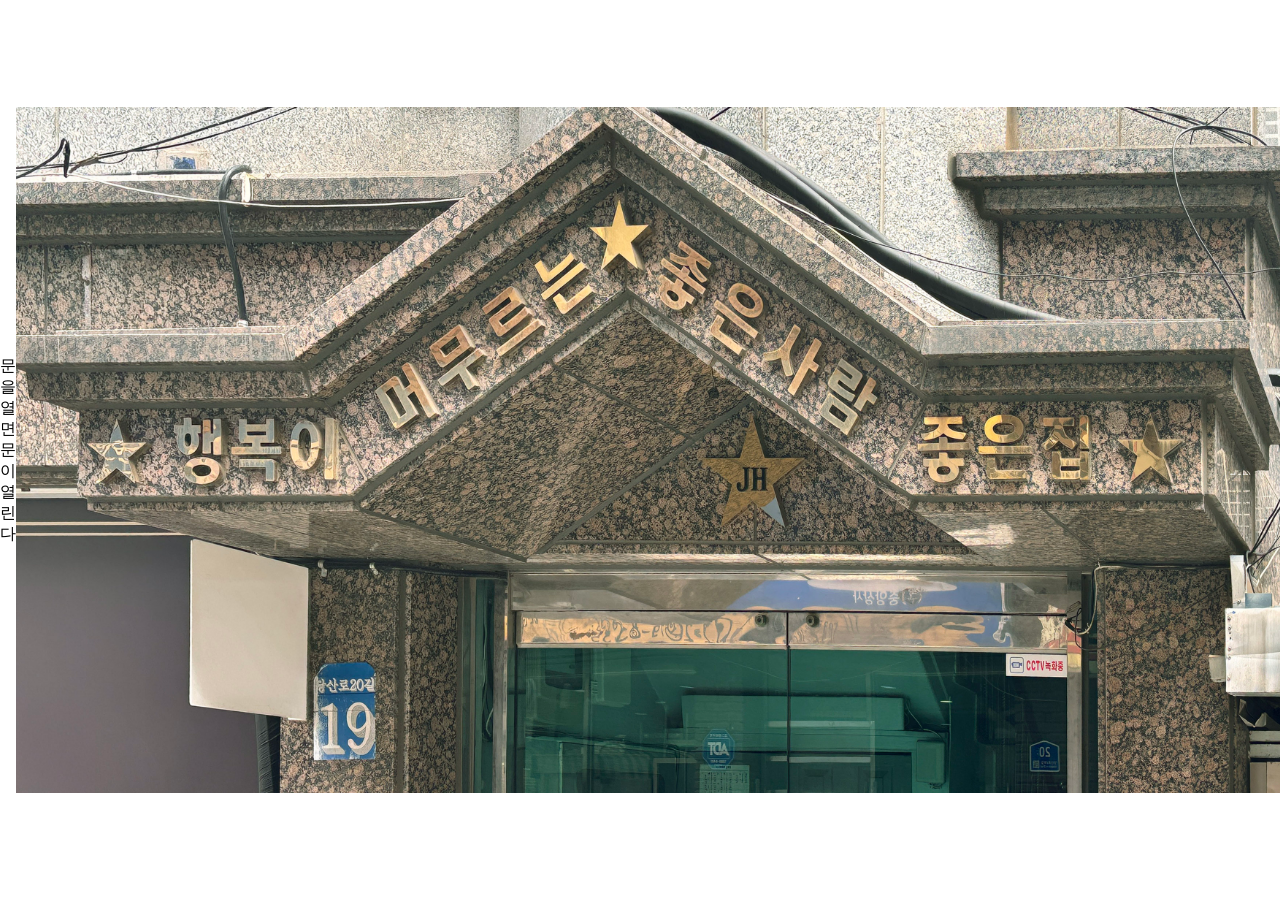
<file: index.html>
<!DOCTYPE html>
<html lang="ko">
<head>
    <meta charset="UTF-8">
    <meta name="viewport" content="width=device-width, initial-scale=1.0">
    <title>문을 열면 문이 열린다</title>
    <link rel="stylesheet" href="style.css">

<!-- Primary Meta Tags -->
<title>문을 열면 문이 열린다</title>
<meta name="title" content="문을 열면 문이 열린다" />
<meta name="description" content="문을 여는 사이트" />

<!-- Open Graph / Facebook -->
<meta property="og:type" content="website" />
<meta property="og:url" content="https://zrozi.github.io/When_you_open/" />
<meta property="og:title" content="문을 열면 문이 열린다" />
<meta property="og:description" content="문을 여는 사이트" />
<meta property="og:image" content="000.jpg" />

<!-- X (Twitter) -->
<meta property="twitter:card" content="summary_large_image" />
<meta property="twitter:url" content="https://zrozi.github.io/When_you_open/" />
<meta property="twitter:title" content="문을 열면 문이 열린다" />
<meta property="twitter:description" content="문을 여는 사이트" />
<meta property="twitter:image" content="000.jpg" />

<!-- Meta Tags Generated with https://metatags.io -->
</head>
<body>
    <p> 문을 열면 문이 열린다 </p>
    <a href="index2.html">
        <img class="대문" src="000.jpg" 
        alt="한 건물의 대문이다. 초록색 유리문이며 위에 벽돌 지붕은은 ㅡ/\-모양으로 되어있으며 
        지붕의 왼쪽부터 별 행복이 머무르는 별 좋은 사람 좋은 집 별이라는 문구가 적혀있다. "> 
    </a>
</body>
</html>
</file>
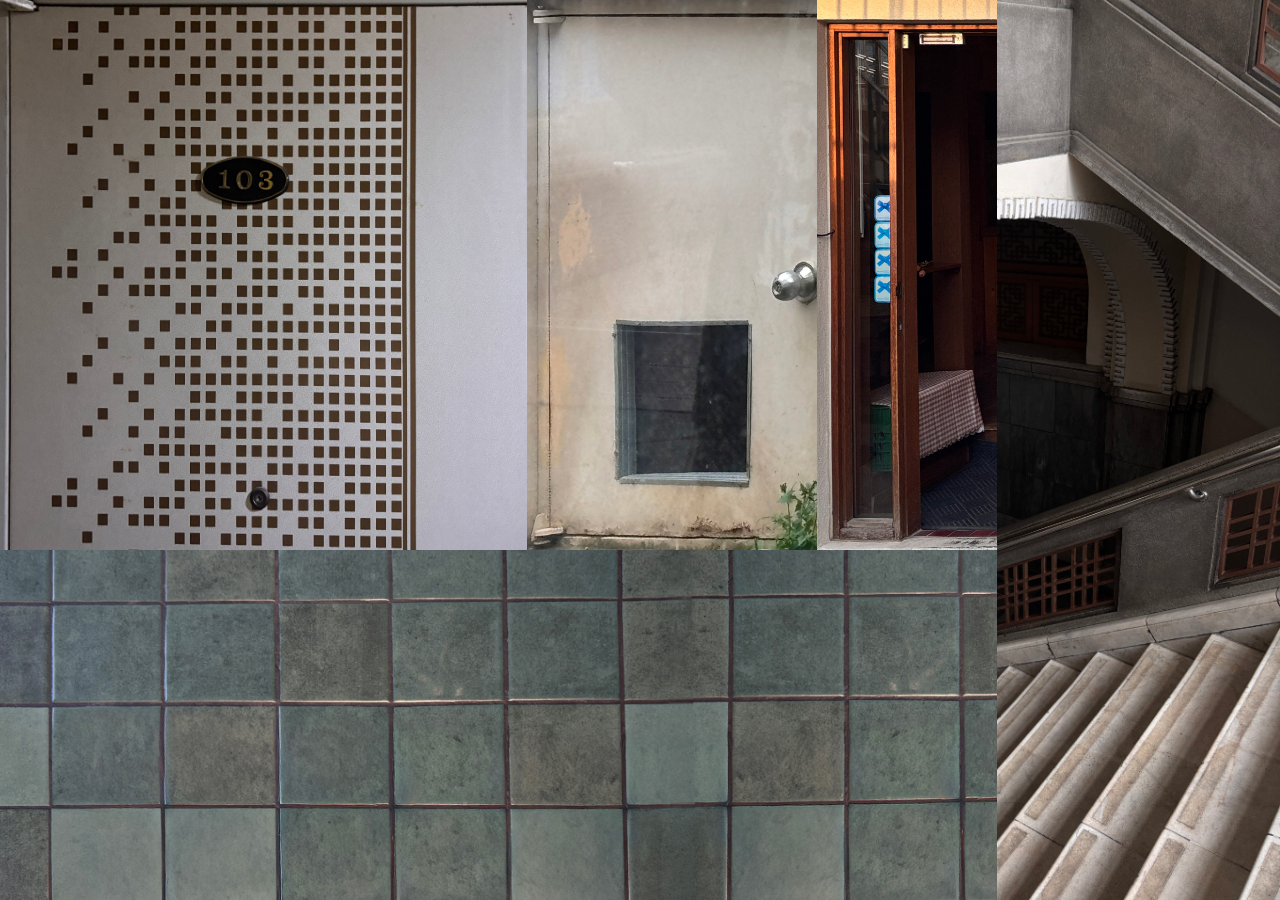
<file: index2.html>
<!DOCTYPE html>
<html lang="ko">
<head>
    <meta charset="UTF-8">
    <meta name="viewport" content="width=device-width, initial-scale=1.0">
    <title>문을 열면 문이 열린다</title>
    <link rel="stylesheet" href="style1.css">
</head>
<body>

    <a href="index3.html">
        <img class="문1" src="004.jpg"
        alt="103이라는 명패가 붙은 가정집 문이다. 아이보리 배경에 갈색 작은 네모 모양이 울퉁불퉁 패턴으로 채워져있다.
        패턴의 빼곡함 정도로 오른쪽에서 왼쪽으로 갈수록 그라데이션으로 사라지는 효과를 준다. "> 
    </a>
    
    <a href="index4.html">
        <img class="문2" src="005.jpg"
        alt="아이보리색 문에 평범한 은색 동그란 문고리가 붙어있다. 문의 아랫쪽에 밖에서 안이 보이는 유리문이 붙어있다. "> 
    </a>    
    
    <a href="index5.html">
        <img class="문3" src="010.jpg"
        alt="따듯한 색감의 이미지다. 나무 프레임과 유리로 된 문이다. 문 너머로 우드톤의 내부가 보인다."   > 
    </a>

    <a href="index6.html">
        <img class="문4" src="002.jpg"
        alt="위에서 내려가는 계단을 찍은 이미지다. 회색 대리석 계단 아래로 아치형의 벽이 보인다. 채도가 낮은 근대적인 분위기."> 
    </a>


    <a href="index.html">
        <img class="복도" src="003.jpg"
        alt="옥색빛과 따듯한 회색빛의 정사각형 타일이 빼곡하게 붙어있는 바닥처럼 보이는 이미지다. "> 
    </a>


</body>
</html>
</file>
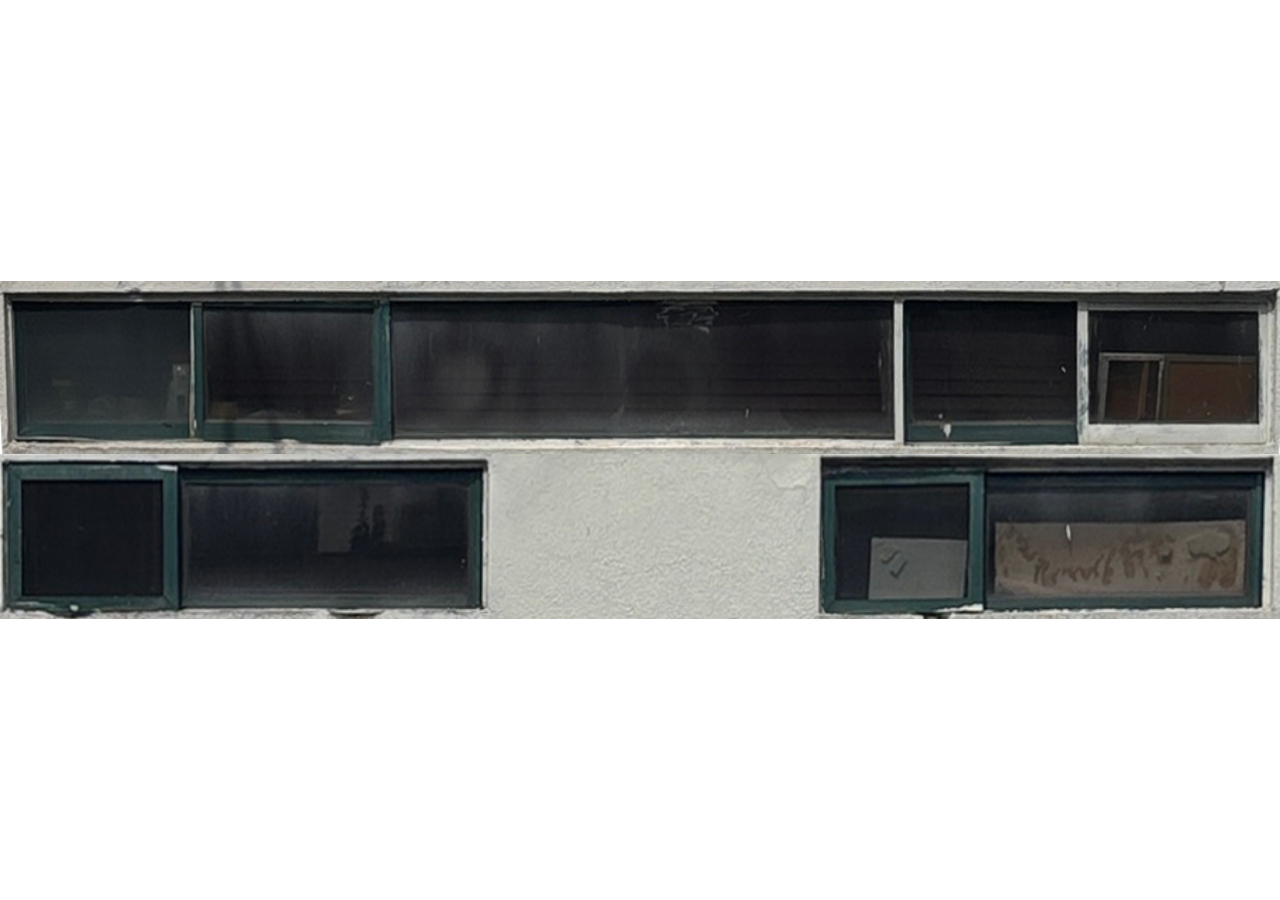
<file: index3.html>
<!DOCTYPE html>
<html lang="ko">
<head>
    <meta charset="UTF-8">
    <meta name="viewport" content="width=device-width, initial-scale=1.0">
    <title>문을 열면 문이 열린다</title>
    <link rel="stylesheet" href="style2.css">
</head>
<body>

    <a href="index2.html">
        <img class="창문1" src="007.jpg"
        alt="내부가 어두워보이는 유리 창문이다. 녹색 프레임과 흰 벽이 보인다. 유리가 잘 관리가 안 된 듯이 뿌옇다."> 
    </a>

    <a href="index2.html">
        <img class="창문1-1" src="012.jpg"
        alt="내부가 어두워보이는 유리 창문이다. 녹색 프레임과 화면 중간의 1/3을 채우는 흰색 벽이 있다. 유리가 잘 관리가 안 된 듯이 뿌옇다."> 
    </a>


</body>
</html>
</file>
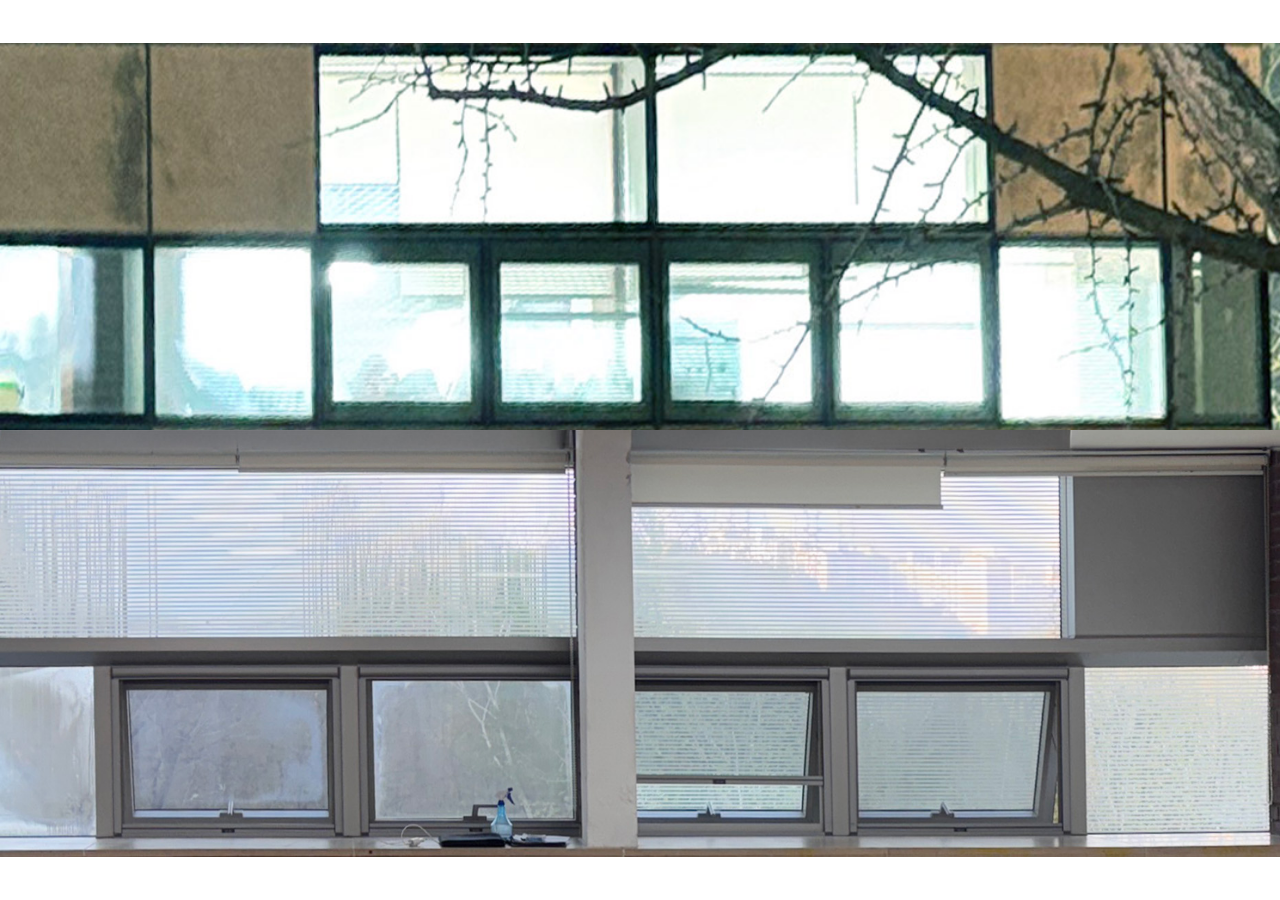
<file: index4.html>
<!DOCTYPE html>
<html lang="ko">
<head>
    <meta charset="UTF-8">
    <meta name="viewport" content="width=device-width, initial-scale=1.0">
    <title>문을 열면 문이 열린다</title>
    <link rel="stylesheet" href="style2.css">
</head>
<body>

    <a href="index2.html">
        <img class="창문2" src="008.jpg" 
        alt="안이 밝아보이는 투명 창문이다. 검은빛 프레임과 베이지색 벽이 보인다. 오른쪽 모서리에 잎이 없는 나무가 일부를 가리고 있다.">
    </a>

    <a href="index2.html">
        <img class="창문2-1" src="011.jpg"
        alt="흰색 프레임으로 이루어진 투명 창문이다. 창문에는 방충망이 쳐져 밖의 건물들이 뿌옇게 보인다."> 
    </a>


</body>
</html>
</file>
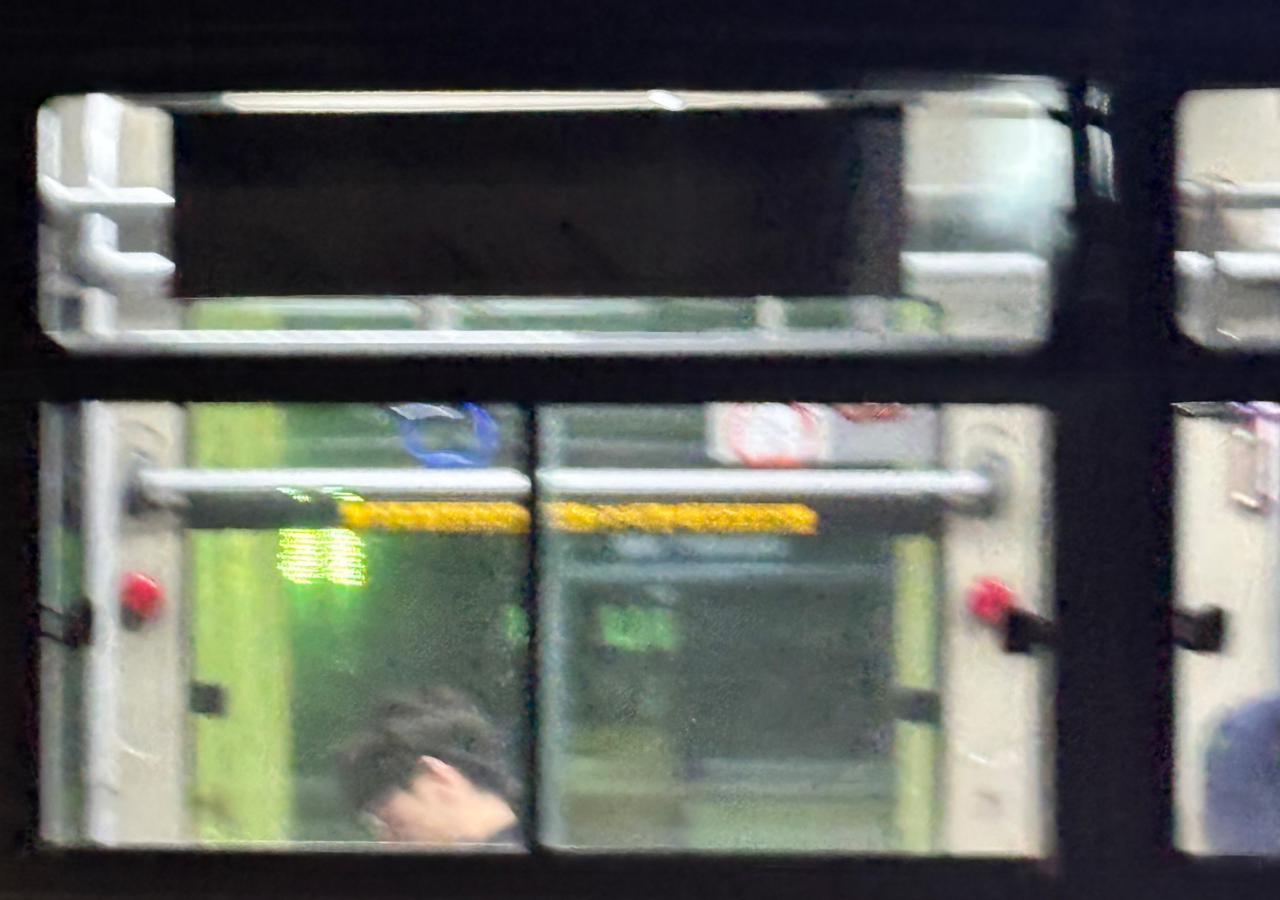
<file: index5.html>
<!DOCTYPE html>
<html lang="ko">
<head>
    <meta charset="UTF-8">
    <meta name="viewport" content="width=device-width, initial-scale=1.0">
    <title>문을 열면 문이 열린다</title>
    <link rel="stylesheet" href="style2.css">
</head>
<body>

    <a href="index2.html">
        <img class="창문3" src="009.jpg"
        alt="버스의 창문을 찍은 이미지다. 검은 프레임으로 된 투명 창문 안으로 한 사람의 옆모습과 버스 내부가 보인다."> 
    </a>

</body>
</html>
</file>
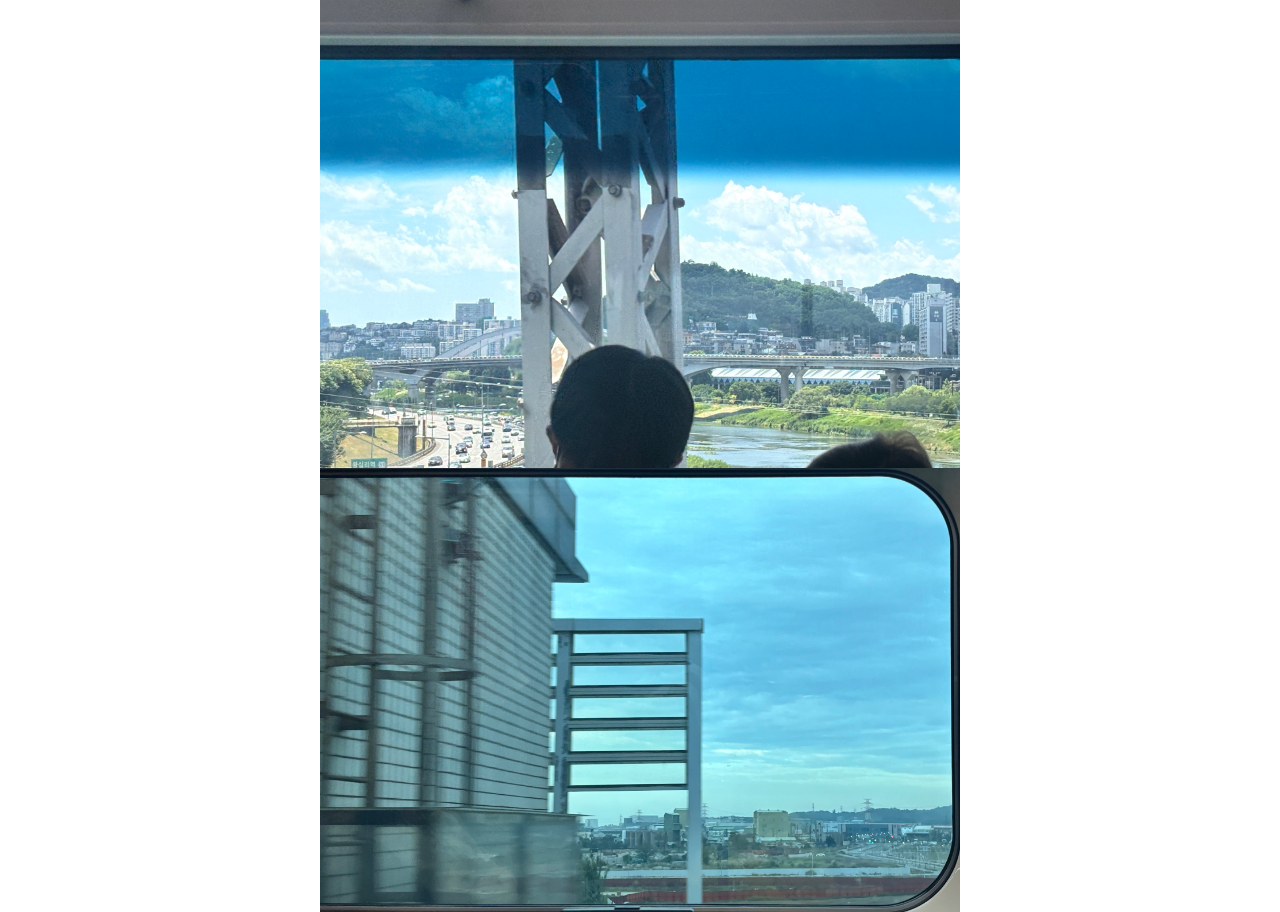
<file: index6.html>
<!DOCTYPE html>
<html lang="ko">
<head>
    <meta charset="UTF-8">
    <meta name="viewport" content="width=device-width, initial-scale=1.0">
    <title>문을 열면 문이 열린다</title>
    <link rel="stylesheet" href="style2.css">
</head>
<body>

    <a href="index2.html">
        <img class="창문4-1" src="006.jpg"
        alt="큰 창이 보이는 이미지다. 위에 흰색 프레임이 보이고 창의 가운데에 철제 기둥과 한강의 풍경이 보인다."> 
    </a>

    <a href="index2.html">
        <img class="창문4" src="001.jpg"
        alt="큰 창이 보이는 이미지다. 밖에 사다리 같은 이미지와 건물이 보인다. 전반적으로 파란 분위기다."> 
    </a>


</body>
</html>
</file>
<file: style.css>
body {
    margin: 0;
    height: 100vh;

    display: flex;
    align-items: center;
}

.대문 {
    width: 99vw;
    height: auto;
    display: block;
}
</file>
<file: style1.css>
html,
body {
    margin: 0;
    padding: 0;
    width: 100%;
    height: 100%;
}

body {
    position: relative;
    overflow: hidden;
}


/* 문 1 */

.문1 {
    height: 43vw;
    width: auto;

    position: absolute;
    top: 0;
    left: 0;
}


/* 문 2 */

.문2 {
    height: 43vw;
    width: auto;

    position: absolute;
    top: 0;
    left: 41.2vw;
}


/* 문 3 */

.문3 {
    height: 43vw;
    width: auto;

    position: absolute;
    top: 0;
    left: 63.8vw;
}


/* 문 4 */

.문4 {
    height: 100vh;
    width: auto;

    position: absolute;
    top: 0;
    right: 0;

    z-index: 2;
}


/* 복도 */

.복도 {
    position: absolute;

    top: 43vw;
    left: 0;

    width: 100vw;
    height: calc(100vh - 43vw);

    object-fit: cover;
    object-position: center;

    display: block;
}
</file>
<file: style2.css>
body {
    margin: 0;
    min-height: 100vh;
    display: flex;
    flex-direction: column;
    justify-content: center;
}

.창문1 {
    width: 100vw;
    height: auto;
    display: block;

    margin: 0 auto;
}

.창문1-1 {
    width: 100vw;
    height: auto;
    display: block;

    margin: 0 auto;
}


.창문2 {
    width: 100vw;

    display: block;

    margin: 0 auto;
}

.창문2-1 {
    width: 100vw;

    display: block;

    margin: 0 auto;
}

.창문3 {
    height: 100vh;
    display: block;

    margin: 0 auto;
}

.창문4 {
    width: 50vw;

    display: block;

    margin: 0 auto;

    right:0;
}

.창문4-1 {
    width: 50vw;

    display: block;

    margin: 0 auto;
}
</file>
